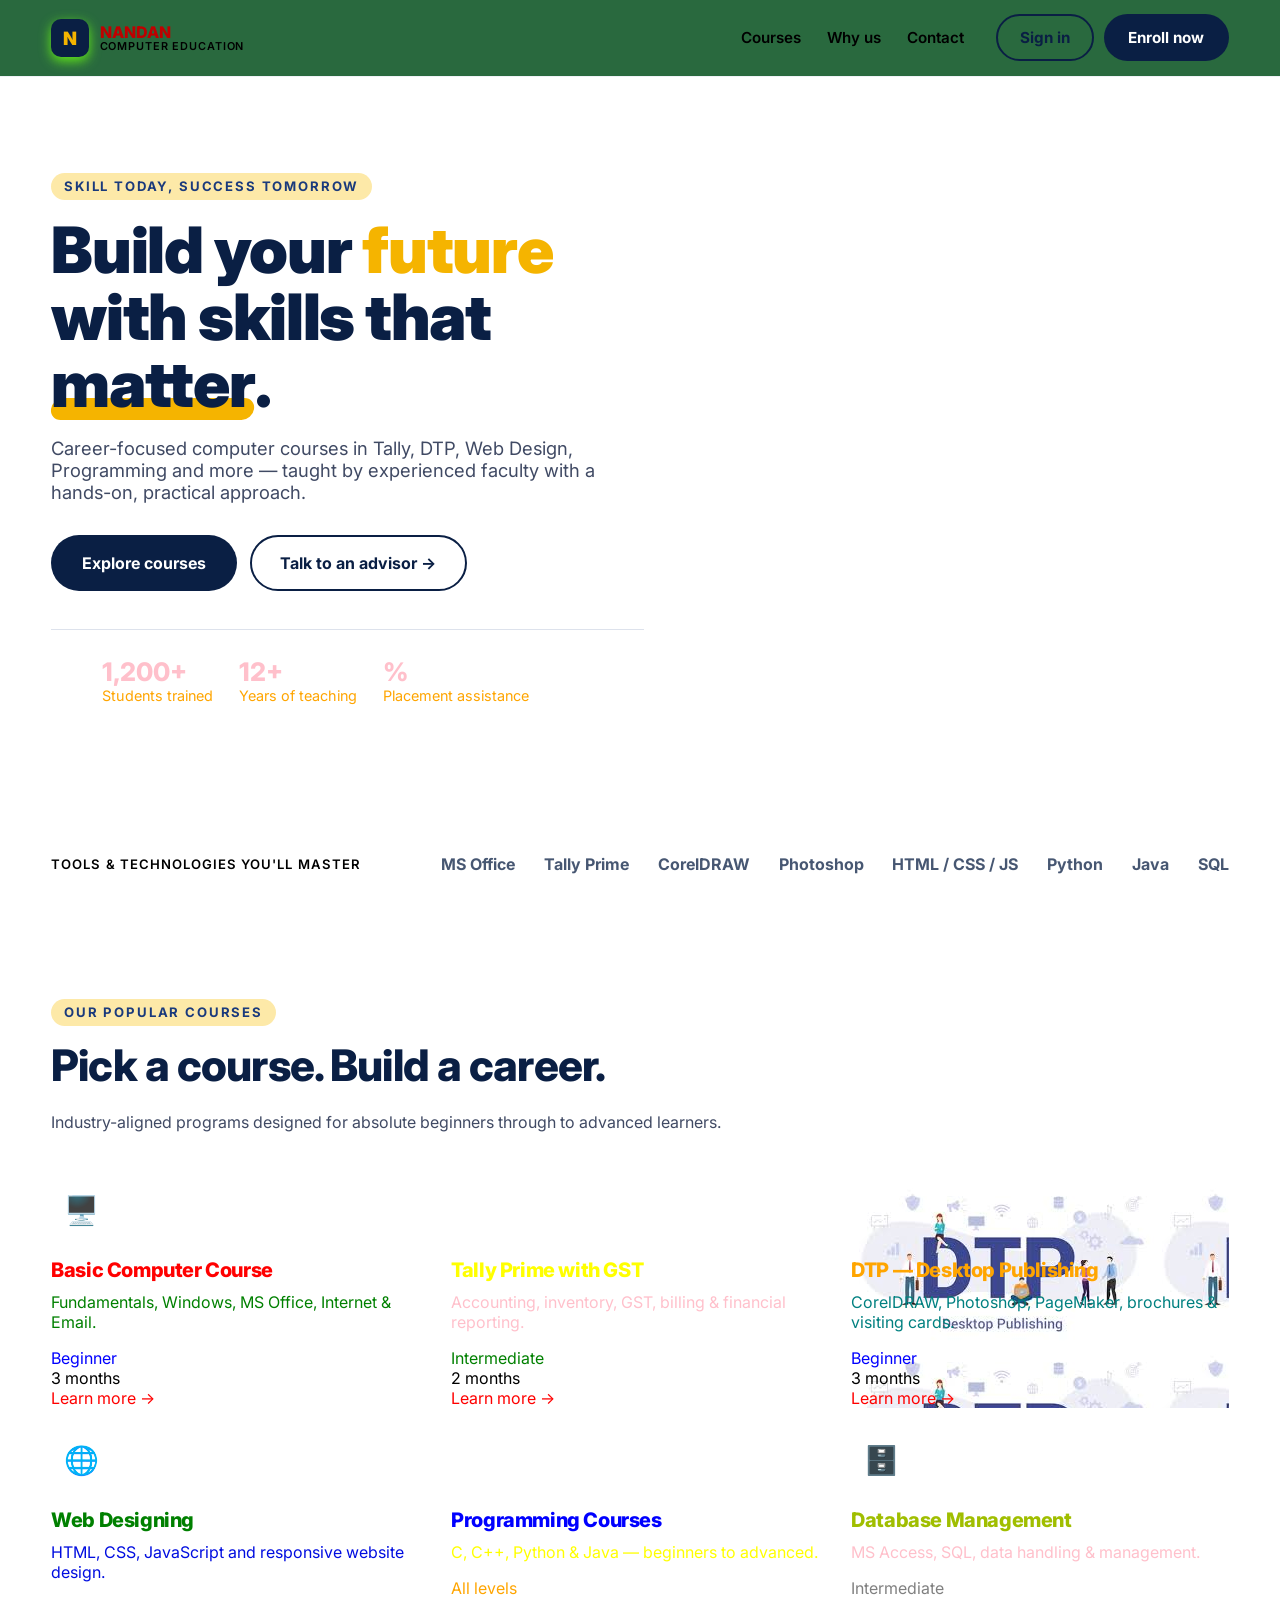
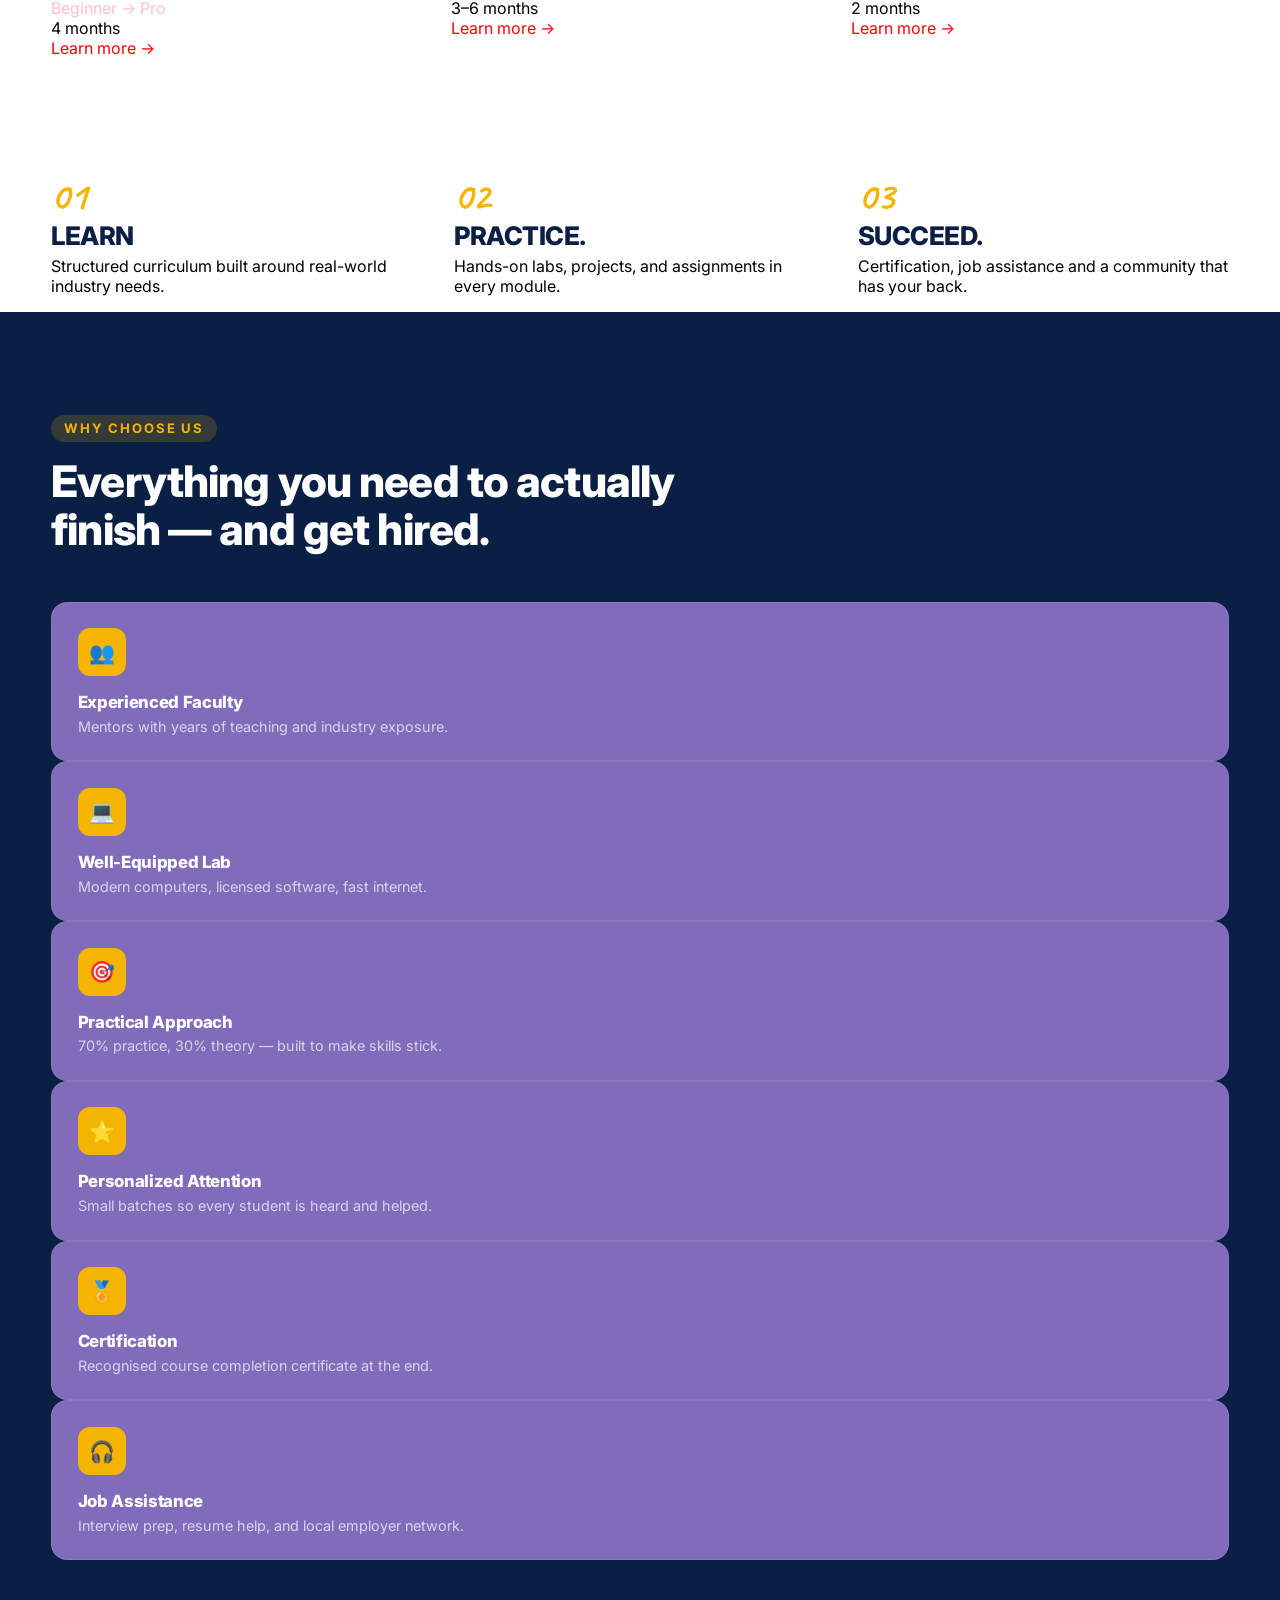
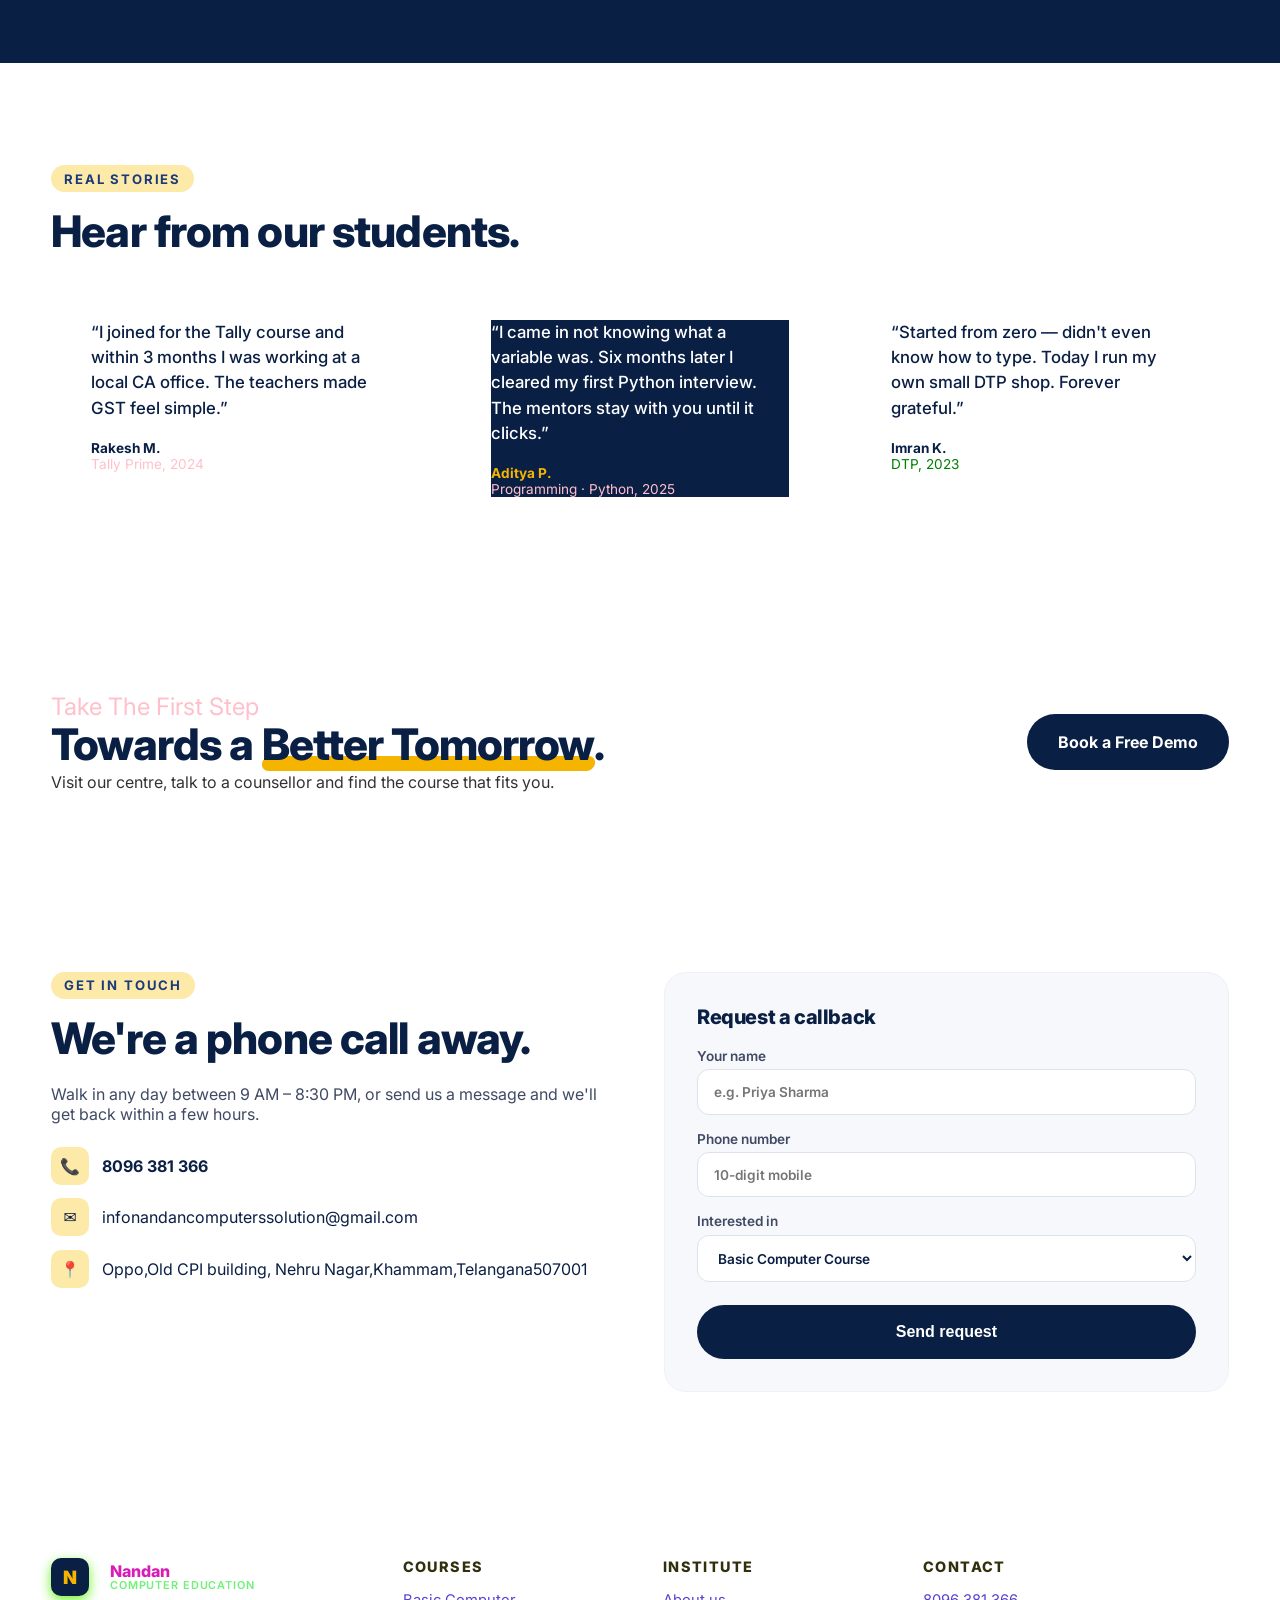
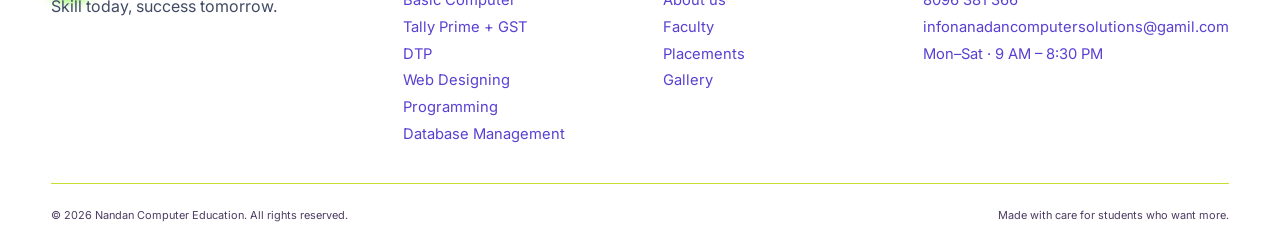
<file: index.html>
<!DOCTYPE html>
<html lang="en">
<head>
  <meta charset="UTF-8" />
  <meta name="viewport" content="width=device-width, initial-scale=1.0" />
  <title>Nandan Computer Education — Skill Today, Success Tomorrow</title>
  <link rel="preconnect" href="https://fonts.googleapis.com" />
  <link rel="preconnect" href="https://fonts.gstatic.com" crossorigin />
  <link href="https://fonts.googleapis.com/css2?family=Inter:wght@400;500;600;700;800;900&family=Caveat:wght@500;700&display=swap" rel="stylesheet" />
  <link rel="stylesheet" href="styles.css" />
</head>
<body >
  
  <!-- Nav -->
  <header class="nav">
    <div class="container nav__inner">
      <a href="#" class="brand">
        <span class="brand__mark">N</span>
        <span class="brand__name"><font color="course__icon--green"><font aria-setsize="30">NANDAN</font></font><small><font color="black">Computer Education</font></small></span>
      </a>
      <nav class="nav__links">
        <a href="#courses"><font color="black">Courses</font></a>
        <a href="#why"><font color="black">Why us</font></a>
        <!--<a href="#faculty"><font color="black">Faculty</font></a>-->
        <a href="#contact"><font color="black">Contact</font></a>
      </nav>
      <div class="nav__cta">
        <a href="#contact" class="btn btn--ghost">Sign in</a>
        <a href="#enroll" class="btn btn--primary">Enroll now</a>
      </div>
      <button class="nav__toggle" aria-label="Menu">
        <span></span><span></span><span></span>
      </button>
    </div>
  </header>

  <!-- Hero -->
  <section class="hero">
    <div class="container hero__grid">
      <div class="hero__copy">
        <span class="eyebrow">Skill today, success tomorrow</span>
        <h1>
          Build your <span class="accent">future</span><br />
          with skills that <span class="underline">matter</span>.
        </h1>
        <p class="lead">
          Career-focused computer courses in Tally, DTP, Web Design, Programming
          and more — taught by experienced faculty with a hands-on, practical approach.
        </p>
        <div class="hero__ctas">
          <a href="#courses" class="btn btn--primary btn--lg">Explore courses</a>
          <a href="#contact" class="btn btn--ghost btn--lg">Talk to an advisor →</a>
        </div>
        <ul class="hero__pills"><span></span><span></span>
          <li><strong><font color="pink">1,200+</font></strong> <font color="orange">Students trained</font></li>
          <li><strong><font color="pink">12+</font></strong> <font color="orange"> Years of teaching</font></li>
          <li><strong><font color="pink">%</font></strong>  <font color="orange">Placement assistance</font></li>
        </ul>
      </div>
  </section>
     <!--<div class="hero__visual">
        <div class="hero__blob"></div>
        <div class="hero__card hero__card--badge">
          <span></span><span></span><span></span>
          <div class="badge">
            <span><font color="sky blue">JOIN TODAY</font></span>
            <strong><font color="sky blue">SHAPE YOUR FUTUR</font></strong>
          </div>
        </div>
        <div class="hero__card hero__card--rating">
          <div class="stars"><font color="yellow">★★★★★</font></div>
          <p>“Best computer institute in town. The faculty really care.”</p>
          <small>— Sneha R., Web Design batch</small>
        </div>
        <div class="hero__photo" aria-hidden="true"></div>
      </div>
    </div>-->


  <!-- Logo strip -->
  <section class="strip">
    <div class="container strip__inner">
      <span><font color="black"> Tools & technologies you'll master</font></span>
      <ul>
        <li>MS Office</li>
        <li>Tally Prime</li>
        <li>CorelDRAW</li>
        <li>Photoshop</li>
        <li>HTML / CSS / JS</li>
        <li>Python</li>
        <li>Java</li>
        <li>SQL</li>
      </ul>
    </div>
  </section>

  <!-- Courses -->
   
  <section class="section" id="courses">
    <div class="container">
      <div class="section__head">
        <span class="eyebrow">Our popular courses</span>
        <h2>Pick a course. Build a career.</h2>
        <p>Industry-aligned programs designed for absolute beginners through to advanced learners.</p>
      </div>

      <div class="course-grid">
         <!-- Course 1 -->
         <article class="course" style="background-image: url('https://img.freepik.com/free-photo/elevated-view-laptop-stationeries-yellow-backdrop_23-2147880496.jpg?semt=ais_hybrid&w=740&q=80');">
         <div class="overlay"></div>
          <div class="course__icon course__icon--blue">🖥️</div>
          <h3><font color="red">Basic Computer Course</font></h3>
          <p><font color="green"><span></span><span></span> Fundamentals, Windows, MS Office, Internet &amp; Email.</font></p>
          <ul class="course__meta">
            <li><font color="blue">Beginner</font><li><font color="black">3 months</font></li>
          </ul>
          <a href="#enroll" class="course__cta"><font color="red">Learn more →</font></a>
        </article>
       
        <!-- Course 2 -->
         <article class="course" style="background-image: url('https://www.theprimestep.com/wp-content/uploads/2024/02/Introduction-to-Tally-GST-and-GST-Module-In-Tally-1024x480.png');">
          <div class="overlay"></div>
          <div class="course__icon course__icon--green">₹</div>
          <h3><font color="yellow">Tally Prime with GST</font></h3>
          <p><font color="pink"><span></span><span></span> Accounting, inventory, GST, billing &amp; financial reporting.</font></p>
          <ul class="course__meta">
          <li><font color="green">Intermediate</font><li><font color="black">2 months</font></li>
          </ul>
          <a href="#enroll" class="course__cta"><font color="red">Learn more →</font></a>
        </article>
        
        <!-- Course 3 -->
          <article class="course" style="background-image: url('[data-uri]');">
           <div class="overlay"></div>
          <div class="course__icon course__icon--yellow">DTP</div>
          <h3><font color="orange">DTP — Desktop Publishing</font></h3>
          <p><font color="teal"><span></span><span></span> CorelDRAW, Photoshop, PageMaker, brochures &amp; visiting cards.</font></p>
          <ul class="course__meta">
            <li><font color="blue">Beginner</font><li><font color="black">3 months</font></li>
          </ul>
          <a href="#enroll" class="course__cta"><font color="red">Learn more →</font></a>
        </article>
        
        <!-- Course 4-->
          <article class="course" style="background-image: url('https://img.magnific.com/premium-photo/web-design-team-work-project-concept-yellow-desk-with-web-design-text-top-view-flat-lay_176814-960.jpg?semt=ais_hybrid&w=740&q=80');">
           <div class="overlay"></div>
          <div class="course__icon course__icon--purple">🌐</div>
          <h3><font color="green">Web Designing</font></h3>
          <p><font color="golden"><span></span><span></span> HTML, CSS, JavaScript and responsive website design.</font></p>
          <ul class="course__meta">
          <li><font color="pink">Beginner → Pro</font><li><font color="black">4 months</font></li>
          </ul>
          <a href="#enroll" class="course__cta"><font color="red">Learn more →</font></a>
        </article>

          <!-- Course 5 -->
          <article class="course" style="background-image: url('https://portal.codewithus.com/images/blogs/1770926773.jpg');">
          <div class="overlay"></div>
          <div class="course__icon course__icon--teal">&lt;/&gt;</div>
          <h3><font color="blue">Programming Courses</font></h3>
          <p> <font color="yellow"><span></span><span></span> C, C++, Python &amp; Java — beginners to advanced.</font></p>
          <ul class="course__meta">
            <li><font color="orange">All levels</font><li><font color="black">3–6 months</font></li>
          </ul>
          <a href="#enroll" class="course__cta"><font color="red">Learn more →</font></a>
        </article>

         <!-- Course 6 -->
         <article class="course" style="background-image: url('https://www.directive.com/images/easyblog_shared/January_2025_Newsletters/1.5/DBMS_387949414_400.jpg');">
          <div class="overlay"></div>
          <div class="course__icon course__icon--pink">🗄️</div>
          <h3><font color="amber">Database Management</font></h3>
          <p> <font color="pink"><span></span><span></span> MS Access, SQL, data handling &amp; management.</font></p>
          <ul class="course__meta">
            <li><font color="grey">Intermediate</font><li><font color="black">2 months</font></li>
          </ul>
          <a href="#enroll" class="course__cta"><font color="red">Learn more →</font></a>
        </article>
    </div>
  </section>

  <!-- Pillars -->
  <section class="pillars">
    <div class="container pillars__grid">
      <div class="pillar">
        <span class="pillar__num">01</span>
        <h3>LEARN </h3>
        <p><font color="black">Structured curriculum built around real-world industry needs.</font></p>
      </div>
      <div class="pillar">
        <span class="pillar__num">02</span>
        <h3>PRACTICE.</h3>
        <p><font color="black">Hands-on labs, projects, and assignments in every module.</font></p>
      </div>
      <div class="pillar">
        <span class="pillar__num">03</span>
        <h3>SUCCEED.</h3>
        <p><font color="black">Certification, job assistance and a community that has your back.</font></p>
      </div>
    </div>
  </section>

  <!-- Why choose us -->
  <section class="section section--dark" id="why">
    <div class="container">
      <div class="section__head section__head--light">
        <span class="eyebrow eyebrow--light">Why choose us</span>
        <h2>Everything you need to actually finish — and get hired.</h2>
      </div>
      <div class="why-grid">
        <div class="why">
          <div class="why__icon">👥</div>
          <h4>Experienced Faculty</h4>
          <p>Mentors with years of teaching and industry exposure.</p>
        </div>
        <div class="why">
          <div class="why__icon">💻</div>
          <h4>Well-Equipped Lab</h4>
          <p>Modern computers, licensed software, fast internet.</p>
        </div>
        <div class="why">
          <div class="why__icon">🎯</div>
          <h4>Practical Approach</h4>
          <p>70% practice, 30% theory — built to make skills stick.</p>
        </div>
        <div class="why">
          <div class="why__icon">⭐</div>
          <h4>Personalized Attention</h4>
          <p>Small batches so every student is heard and helped.</p>
        </div>
        <div class="why">
          <div class="why__icon">🏅</div>
          <h4>Certification</h4>
          <p>Recognised course completion certificate at the end.</p>
        </div>
        <div class="why">
          <div class="why__icon">🎧</div>
          <h4>Job Assistance</h4>
          <p>Interview prep, resume help, and local employer network.</p>
        </div>
      </div>
    </div>
  </section>

  <!-- Testimonials -->
  <section class="section" id="Faculty">
    <div class="container">
      <div class="section__head">
        <span class="eyebrow">Real stories</span>
        <h2>Hear from our students.</h2>
      </div>
      <div class="testimonials">
        <figure class="t-card">
          <blockquote>“I joined for the Tally course and within 3 months I was working at a local CA office. The teachers made GST feel simple.”</blockquote>
          <figcaption><strong>Rakesh M.</strong><span><font color="pink">Tally Prime, 2024</font></span></figcaption>
        </figure>
        <figure class="t-card t-card--accent">
          <blockquote>“I came in not knowing what a variable was. Six months later I cleared my first Python interview. The mentors stay with you until it clicks.”</blockquote>
          <figcaption><strong>Aditya P.</strong><span><font color="pink">Programming · Python, 2025</font></span></figcaption>
        </figure>
        <figure class="t-card">
          <blockquote>“Started from zero — didn't even know how to type. Today I run my own small DTP shop. Forever grateful.”</blockquote>
          <figcaption><strong>Imran K.</strong><span> <font color="green">DTP, 2023</font></span></figcaption>
        </figure>
      </div>
    </div>
  </section>

  <!-- CTA -->
  <section class="cta" id="Enroll">
    <div class="container cta__inner">
      <div>
        <span><font color="pink"> <font size="5">Take The First Step</font></span>
        <h2>Towards a <span class="underline">Better Tomorrow</span>.</h2>
        <p><font color="black">Visit our centre, talk to a counsellor and find the course that fits you.</font></p>
      </div>
      <a href="#contact" class="btn btn--primary btn--lg">Book a Free Demo</a>
    </div>
  </section>

  <!-- Contact -->
  <section class="section" id="contact">
    <div class="container contact__grid">
      <div>
        <span class="eyebrow">Get in touch</span>
        <h2>We're a phone call away.</h2>
        <p>Walk in any day between 9 AM – 8:30 PM, or send us a message and we'll get back within a few hours.</p>
        <ul class="contact__list">
          <li><span>📞</span><a href="tel:8096381366"><strong>8096 381 366</strong></a></li>
          <li><span>✉️</span> infonandancomputerssolution@gmail.com</li>
          <li><span>📍</span> Oppo,Old CPI building, Nehru Nagar,Khammam,Telangana507001</li>
        </ul>
      </div>
      <form class="contact-form" novalidate>
        <h3>Request a callback</h3>
        <label>
          Your name
          <input type="text" name="name" required placeholder="e.g. Priya Sharma" />
        </label>
        <label>
          Phone number
          <input type="tel" name="phone" required placeholder="10-digit mobile" />
        </label>
        <label>
          Interested in
          <select name="course">
            <option>Basic Computer Course</option>
            <option>Tally Prime with GST</option>
            <option>DTP (Desktop Publishing)</option>
            <option>Web Designing</option>
            <option>Programming Courses</option>
            <option>Database Management</option>
          </select>
        </label>
        <button type="submit" class="btn btn--primary btn--lg">Send request</button>
        <p class="form-msg" hidden></p>
      </form>
    </div>
  </section>

  <!-- Footer -->
  <footer class="footer">
    <div class="container footer__grid">
      <div>
        <a href="#" class="brand brand--light">
          <span class="brand__mark">N</span>
          <span></span>
          <span class="brand__name">Nandan<small>Computer Education</small></span>
        </a>
        <p>Skill today, success tomorrow.</p>
      </div>
      <div>
        <h5>Courses</h5>
        <ul>
          <li>Basic Computer</li>
          <li>Tally Prime + GST</li>
          <li>DTP</li>
          <li>Web Designing</li>
          <li>Programming</li>
          <li>Database Management</li>
        </ul>
      </div>
      <div>
        <h5>Institute</h5>
        <ul>
          <li>About us</li>
          <li>Faculty</li>
          <li>Placements</li>
          <li>Gallery</li>
        </ul>
      </div>
      <div>
        <h5>Contact</h5>
        <ul>
          <li>8096 381 366</li>
          <li>infonanadancomputersolutions@gamil.com</li>
          <li>Mon–Sat · 9 AM – 8:30 PM</li>
        </ul>
      </div>
    </div>
    <div class="container footer__bottom">
      <small>© <span id="year"></span> Nandan Computer Education. All rights reserved.</small>
      <small>Made with care for students who want more.</small>
    </div>
  </footer>

  <script src="script.js"></script>
</body>
</html>
</file>
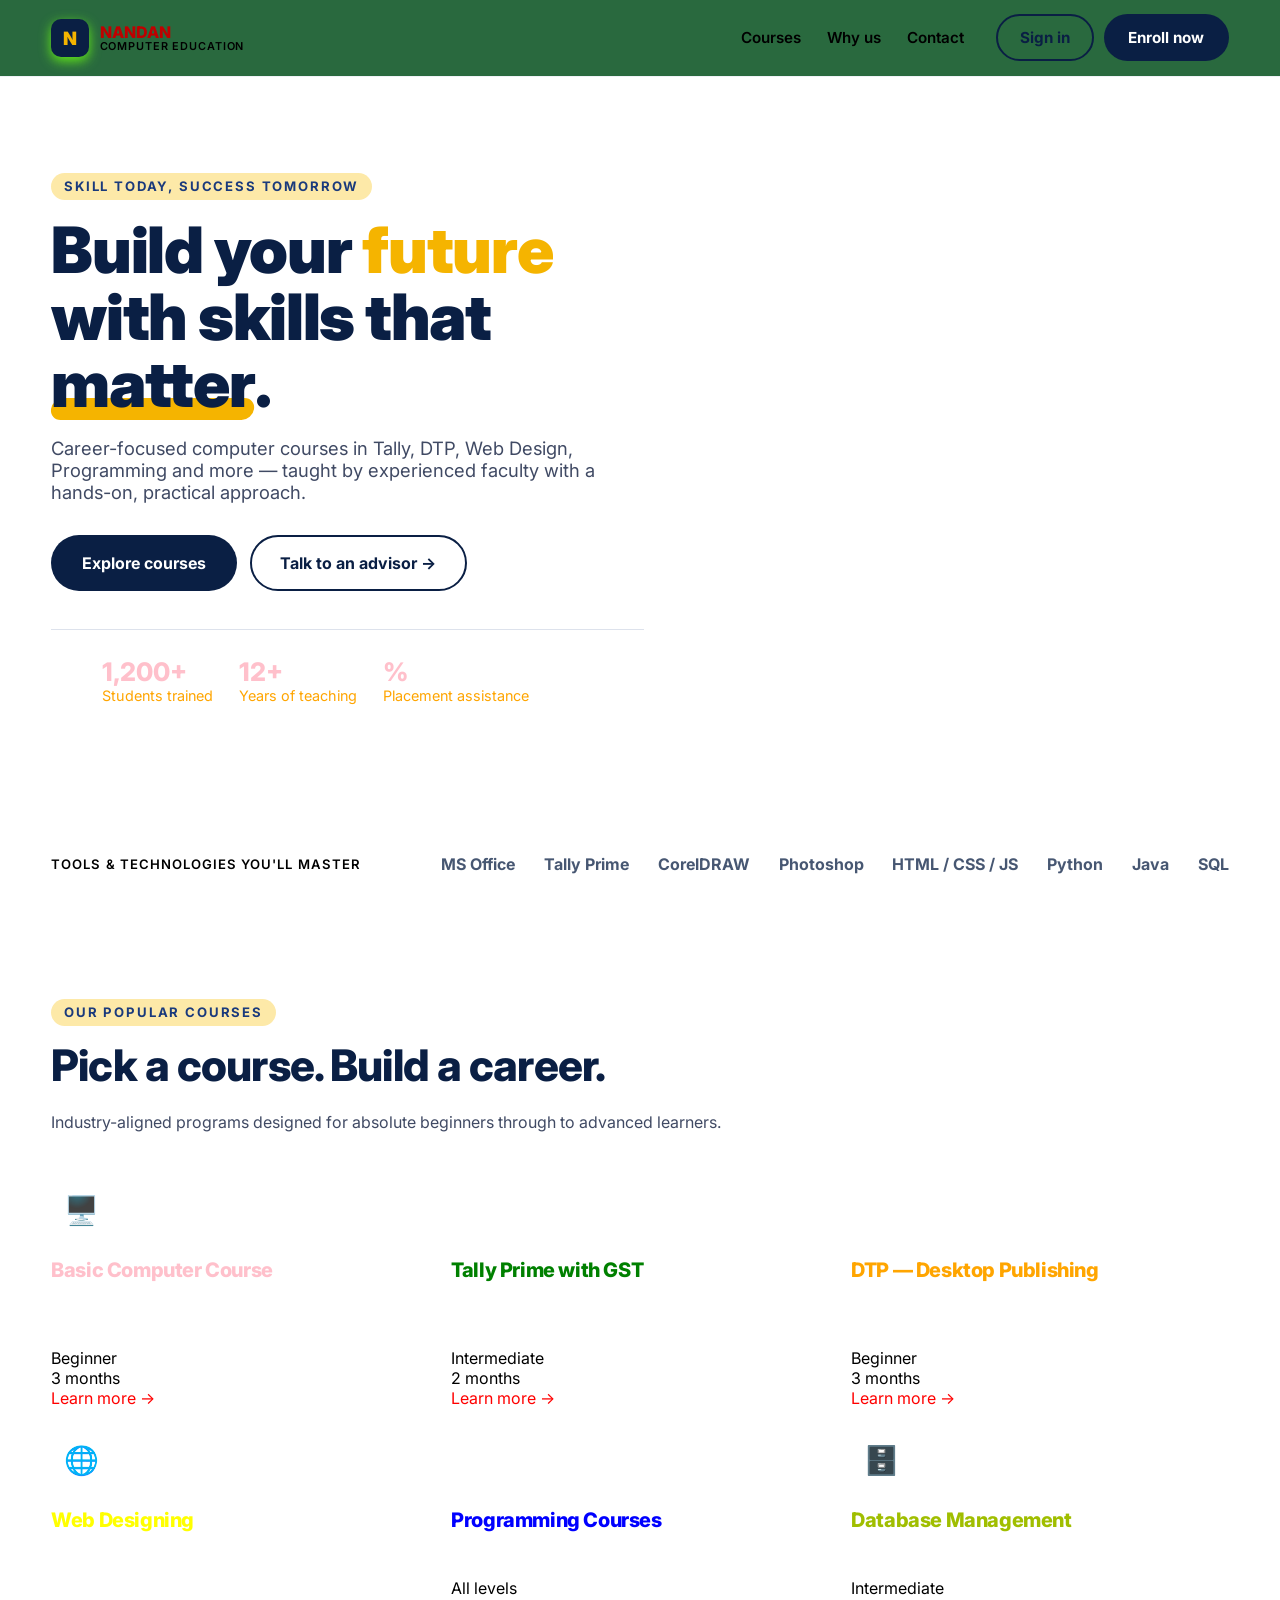
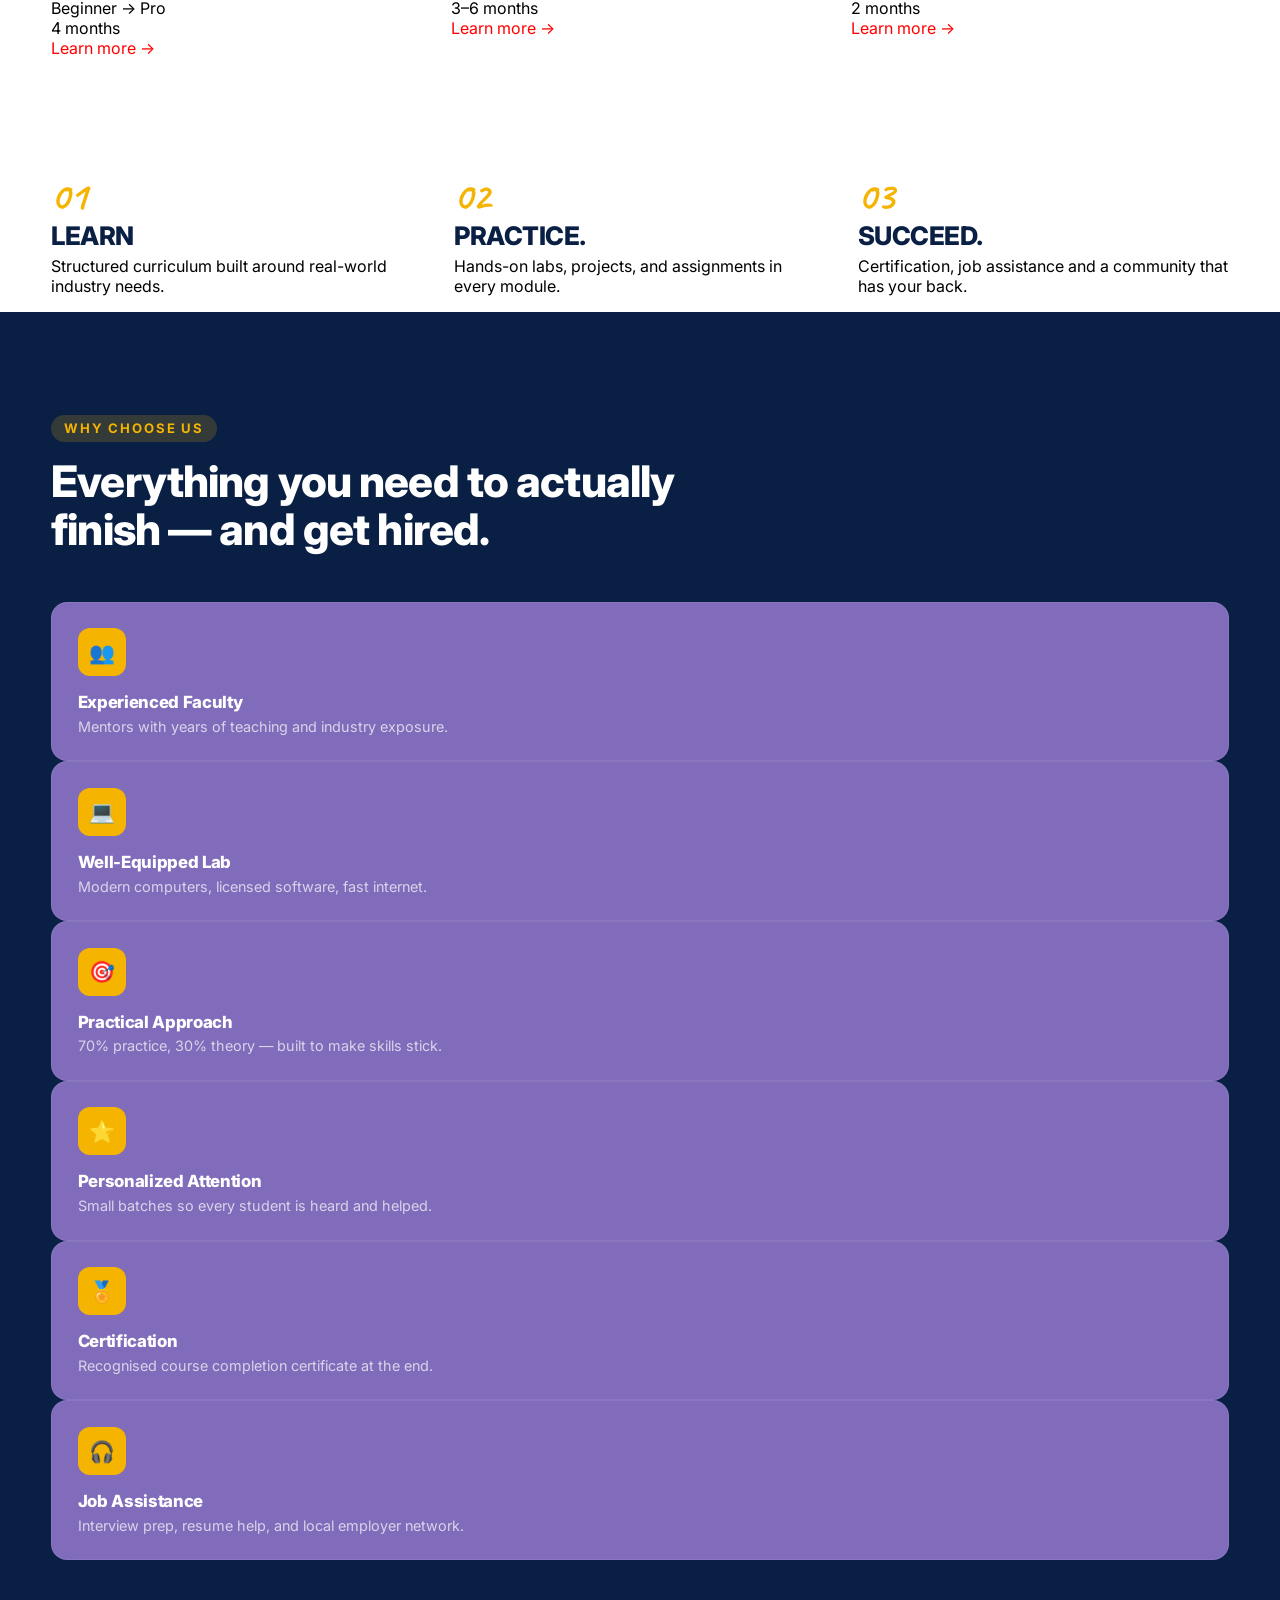
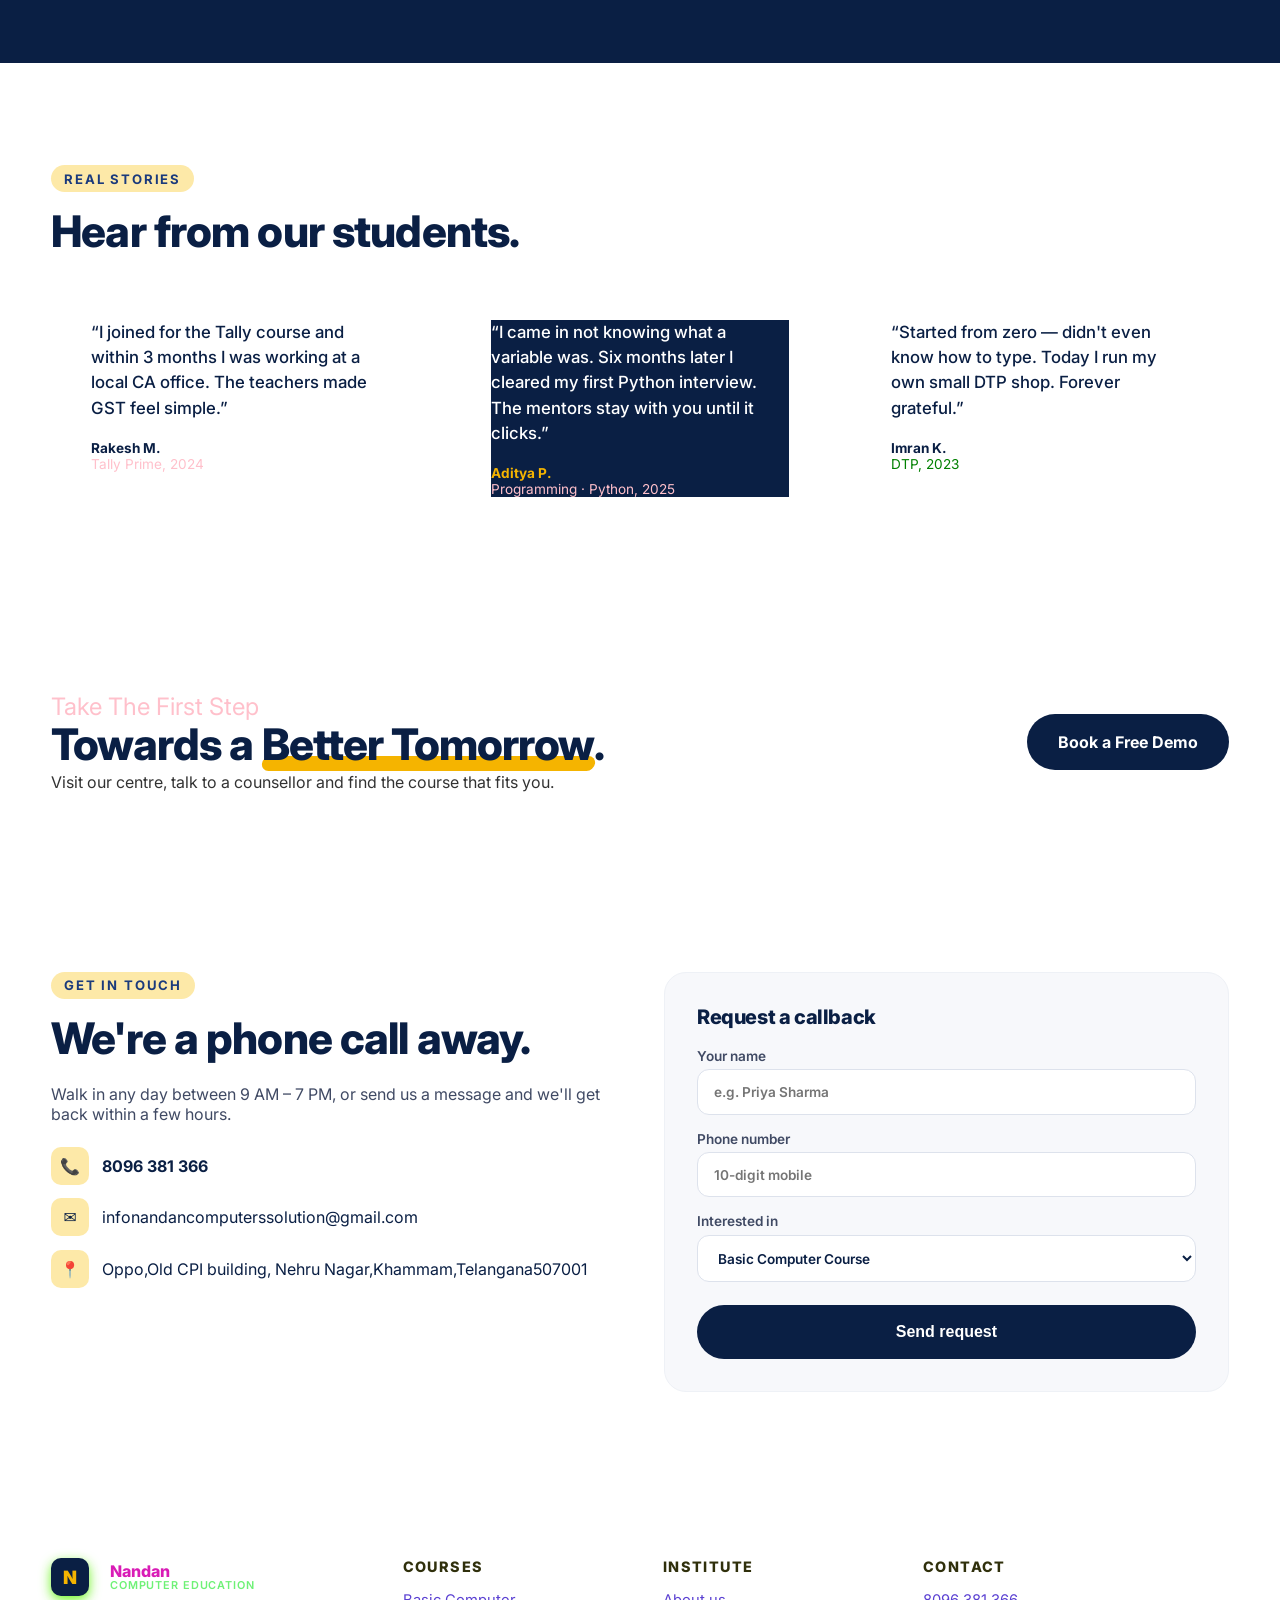
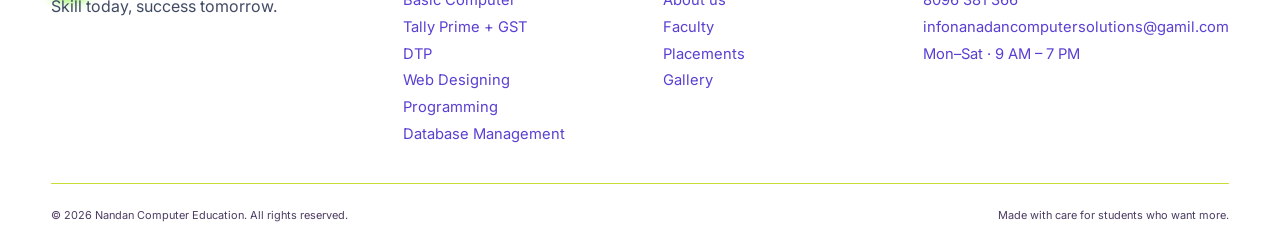
<file: index .html>
<!DOCTYPE html>
<html lang="en">
<head>
  <meta charset="UTF-8" />
  <meta name="viewport" content="width=device-width, initial-scale=1.0" />
  <title>Nandan Computer Education — Skill Today, Success Tomorrow</title>
  <link rel="preconnect" href="https://fonts.googleapis.com" />
  <link rel="preconnect" href="https://fonts.gstatic.com" crossorigin />
  <link href="https://fonts.googleapis.com/css2?family=Inter:wght@400;500;600;700;800;900&family=Caveat:wght@500;700&display=swap" rel="stylesheet" />
  <link rel="stylesheet" href="styles.css" />
</head>
<body >
  <!-- Nav -->
  <header class="nav">
    <div class="container nav__inner">
      <a href="#" class="brand">
        <span class="brand__mark">N</span>
        <span class="brand__name"><font color="course__icon--green"><font aria-setsize="30">NANDAN</font></font><small><font color="black">Computer Education</font></small></span>
      </a>
      <nav class="nav__links">
        <a href="#courses"><font color="black">Courses</font></a>
        <a href="#why"><font color="black">Why us</font></a>
        <!--<a href="#faculty"><font color="black">Faculty</font></a>-->
        <a href="#contact"><font color="black">Contact</font></a>
      </nav>
      <div class="nav__cta">
        <a href="#contact" class="btn btn--ghost">Sign in</a>
        <a href="#enroll" class="btn btn--primary">Enroll now</a>
      </div>
      <button class="nav__toggle" aria-label="Menu">
        <span></span><span></span><span></span>
      </button>
    </div>
  </header>

  <!-- Hero -->
  <section class="hero">
    <div class="container hero__grid">
      <div class="hero__copy">
        <span class="eyebrow">Skill today, success tomorrow</span>
        <h1>
          Build your <span class="accent">future</span><br />
          with skills that <span class="underline">matter</span>.
        </h1>
        <p class="lead">
          Career-focused computer courses in Tally, DTP, Web Design, Programming
          and more — taught by experienced faculty with a hands-on, practical approach.
        </p>
        <div class="hero__ctas">
          <a href="#courses" class="btn btn--primary btn--lg">Explore courses</a>
          <a href="#contact" class="btn btn--ghost btn--lg">Talk to an advisor →</a>
        </div>
        <ul class="hero__pills"><span></span><span></span>
          <li><strong><font color="pink">1,200+</font></strong> <font color="orange">Students trained</font></li>
          <li><strong><font color="pink">12+</font></strong> <font color="orange"> Years of teaching</font></li>
          <li><strong><font color="pink">%</font></strong>  <font color="orange">Placement assistance</font></li>
        </ul>
      </div>

     <!--<div class="hero__visual">
        <div class="hero__blob"></div>
        <div class="hero__card hero__card--badge">
          <span></span><span></span><span></span>
          <div class="badge">
            <span><font color="sky blue">JOIN TODAY</font></span>
            <strong><font color="sky blue">SHAPE YOUR FUTUR</font></strong>
          </div>
        </div>
        <div class="hero__card hero__card--rating">
          <div class="stars"><font color="yellow">★★★★★</font></div>
          <p>“Best computer institute in town. The faculty really care.”</p>
          <small>— Sneha R., Web Design batch</small>
        </div>
        <div class="hero__photo" aria-hidden="true"></div>
      </div>
    </div>-->
  </section>

  <!-- Logo strip -->
  <section class="strip">
    <div class="container strip__inner">
      <span><font color="black"> Tools & technologies you'll master</font></span>
      <ul>
        <li>MS Office</li>
        <li>Tally Prime</li>
        <li>CorelDRAW</li>
        <li>Photoshop</li>
        <li>HTML / CSS / JS</li>
        <li>Python</li>
        <li>Java</li>
        <li>SQL</li>
      </ul>
    </div>
  </section>

  <!-- Courses -->
  <section class="section" id="courses">
    <div class="container">
      <div class="section__head">
        <span class="eyebrow">Our popular courses</span>
        <h2>Pick a course. Build a career.</h2>
        <p>Industry-aligned programs designed for absolute beginners through to advanced learners.</p>
      </div>

      <div class="course-grid">
        <article class="course">
          <div class="course__icon course__icon--blue">🖥️</div>
          <h3><font color="pink">Basic Computer Course</font></h3>
          <p><font color="white"><span></span><span></span> Fundamentals, Windows, MS Office, Internet &amp; Email.</font></p>
          <ul class="course__meta">
            <li>Beginner</li><li>3 months</li>
          </ul>
          <a href="#enroll" class="course__cta"><font color="red">Learn more →</font></a>
        </article>

        <article class="course">
          <div class="course__icon course__icon--green">₹</div>
          <h3><font color="green">Tally Prime with GST</font></h3>
          <p><font color="white"><span></span><span></span> Accounting, inventory, GST, billing &amp; financial reporting.</font></p>
          <ul class="course__meta">
            <li>Intermediate</li><li>2 months</li>
          </ul>
          <a href="#enroll" class="course__cta"><font color="red">Learn more →</font></a>
        </article>

        <article class="course">
          <div class="course__icon course__icon--yellow">DTP</div>
          <h3><font color="orange">DTP — Desktop Publishing</font></h3>
          <p><font color="white"><span></span><span></span> CorelDRAW, Photoshop, PageMaker, brochures &amp; visiting cards.</font></p>
          <ul class="course__meta">
            <li>Beginner</li><li>3 months</li>
          </ul>
          <a href="#enroll" class="course__cta"><font color="red">Learn more →</font></a>
        </article>

        <article class="course">
          <div class="course__icon course__icon--purple">🌐</div>
          <h3><font color="yellow">Web Designing</font></h3>
          <p><font color="white"><span></span><span></span> HTML, CSS, JavaScript and responsive website design.</font></p>
          <ul class="course__meta">
            <li>Beginner → Pro</li><li>4 months</li>
          </ul>
          <a href="#enroll" class="course__cta"><font color="red">Learn more →</font></a>
        </article>

        <article class="course">
          <div class="course__icon course__icon--teal">&lt;/&gt;</div>
          <h3><font color="blue">Programming Courses</font></h3>
          <p> <font color="white"><span></span><span></span> C, C++, Python &amp; Java — beginners to advanced.</font></p>
          <ul class="course__meta">
            <li>All levels</li><li>3–6 months</li>
          </ul>
          <a href="#enroll" class="course__cta"><font color="red">Learn more →</font></a>
        </article>

        <article class="course">
          <div class="course__icon course__icon--pink">🗄️</div>
          <h3><font color="amber">Database Management</font></h3>
          <p> <font color="white"><span></span><span></span> MS Access, SQL, data handling &amp; management.</font></p>
          <ul class="course__meta">
            <li>Intermediate</li><li>2 months</li>
          </ul>
          <a href="#enroll" class="course__cta"><font color="red">Learn more →</font></a>
        </article>
      </div>
    </div>
  </section>

  <!-- Pillars -->
  <section class="pillars">
    <div class="container pillars__grid">
      <div class="pillar">
        <span class="pillar__num">01</span>
        <h3>LEARN </h3>
        <p><font color="black">Structured curriculum built around real-world industry needs.</font></p>
      </div>
      <div class="pillar">
        <span class="pillar__num">02</span>
        <h3>PRACTICE.</h3>
        <p><font color="black">Hands-on labs, projects, and assignments in every module.</font></p>
      </div>
      <div class="pillar">
        <span class="pillar__num">03</span>
        <h3>SUCCEED.</h3>
        <p><font color="black">Certification, job assistance and a community that has your back.</font></p>
      </div>
    </div>
  </section>

  <!-- Why choose us -->
  <section class="section section--dark" id="why">
    <div class="container">
      <div class="section__head section__head--light">
        <span class="eyebrow eyebrow--light">Why choose us</span>
        <h2>Everything you need to actually finish — and get hired.</h2>
      </div>
      <div class="why-grid">
        <div class="why">
          <div class="why__icon">👥</div>
          <h4>Experienced Faculty</h4>
          <p>Mentors with years of teaching and industry exposure.</p>
        </div>
        <div class="why">
          <div class="why__icon">💻</div>
          <h4>Well-Equipped Lab</h4>
          <p>Modern computers, licensed software, fast internet.</p>
        </div>
        <div class="why">
          <div class="why__icon">🎯</div>
          <h4>Practical Approach</h4>
          <p>70% practice, 30% theory — built to make skills stick.</p>
        </div>
        <div class="why">
          <div class="why__icon">⭐</div>
          <h4>Personalized Attention</h4>
          <p>Small batches so every student is heard and helped.</p>
        </div>
        <div class="why">
          <div class="why__icon">🏅</div>
          <h4>Certification</h4>
          <p>Recognised course completion certificate at the end.</p>
        </div>
        <div class="why">
          <div class="why__icon">🎧</div>
          <h4>Job Assistance</h4>
          <p>Interview prep, resume help, and local employer network.</p>
        </div>
      </div>
    </div>
  </section>

  <!-- Testimonials -->
  <section class="section" id="Faculty">
    <div class="container">
      <div class="section__head">
        <span class="eyebrow">Real stories</span>
        <h2>Hear from our students.</h2>
      </div>
      <div class="testimonials">
        <figure class="t-card">
          <blockquote>“I joined for the Tally course and within 3 months I was working at a local CA office. The teachers made GST feel simple.”</blockquote>
          <figcaption><strong>Rakesh M.</strong><span><font color="pink">Tally Prime, 2024</font></span></figcaption>
        </figure>
        <figure class="t-card t-card--accent">
          <blockquote>“I came in not knowing what a variable was. Six months later I cleared my first Python interview. The mentors stay with you until it clicks.”</blockquote>
          <figcaption><strong>Aditya P.</strong><span><font color="pink">Programming · Python, 2025</font></span></figcaption>
        </figure>
        <figure class="t-card">
          <blockquote>“Started from zero — didn't even know how to type. Today I run my own small DTP shop. Forever grateful.”</blockquote>
          <figcaption><strong>Imran K.</strong><span> <font color="green">DTP, 2023</font></span></figcaption>
        </figure>
      </div>
    </div>
  </section>

  <!-- CTA -->
  <section class="cta" id="Enroll">
    <div class="container cta__inner">
      <div>
        <span><font color="pink"> <font size="5">Take The First Step</font></span>
        <h2>Towards a <span class="underline">Better Tomorrow</span>.</h2>
        <p><font color="black">Visit our centre, talk to a counsellor and find the course that fits you.</font></p>
      </div>
      <a href="#contact" class="btn btn--primary btn--lg">Book a Free Demo</a>
    </div>
  </section>

  <!-- Contact -->
  <section class="section" id="contact">
    <div class="container contact__grid">
      <div>
        <span class="eyebrow">Get in touch</span>
        <h2>We're a phone call away.</h2>
        <p>Walk in any day between 9 AM – 7 PM, or send us a message and we'll get back within a few hours.</p>
        <ul class="contact__list">
          <li><span>📞</span><a href="tel:8096381366"><strong>8096 381 366</strong></a></li>
          <li><span>✉️</span> infonandancomputerssolution@gmail.com</li>
          <li><span>📍</span> Oppo,Old CPI building, Nehru Nagar,Khammam,Telangana507001</li>
        </ul>
      </div>
      <form class="contact-form" novalidate>
        <h3>Request a callback</h3>
        <label>
          Your name
          <input type="text" name="name" required placeholder="e.g. Priya Sharma" />
        </label>
        <label>
          Phone number
          <input type="tel" name="phone" required placeholder="10-digit mobile" />
        </label>
        <label>
          Interested in
          <select name="course">
            <option>Basic Computer Course</option>
            <option>Tally Prime with GST</option>
            <option>DTP (Desktop Publishing)</option>
            <option>Web Designing</option>
            <option>Programming Courses</option>
            <option>Database Management</option>
          </select>
        </label>
        <button type="submit" class="btn btn--primary btn--lg">Send request</button>
        <p class="form-msg" hidden></p>
      </form>
    </div>
  </section>

  <!-- Footer -->
  <footer class="footer">
    <div class="container footer__grid">
      <div>
        <a href="#" class="brand brand--light">
          <span class="brand__mark">N</span>
          <span></span>
          <span class="brand__name">Nandan<small>Computer Education</small></span>
        </a>
        <p>Skill today, success tomorrow.</p>
      </div>
      <div>
        <h5>Courses</h5>
        <ul>
          <li>Basic Computer</li>
          <li>Tally Prime + GST</li>
          <li>DTP</li>
          <li>Web Designing</li>
          <li>Programming</li>
          <li>Database Management</li>
        </ul>
      </div>
      <div>
        <h5>Institute</h5>
        <ul>
          <li>About us</li>
          <li>Faculty</li>
          <li>Placements</li>
          <li>Gallery</li>
        </ul>
      </div>
      <div>
        <h5>Contact</h5>
        <ul>
          <li>8096 381 366</li>
          <li>infonanadancomputersolutions@gamil.com</li>
          <li>Mon–Sat · 9 AM – 7 PM</li>
        </ul>
      </div>
    </div>
    <div class="container footer__bottom">
      <small>© <span id="year"></span> Nandan Computer Education. All rights reserved.</small>
      <small>Made with care for students who want more.</small>
    </div>
  </footer>

  <script src="script.js"></script>
</body>
</html>
</file>
<file: styles.css>
/* ---------- Reset & tokens ---------- */
*, *::before, *::after { box-sizing: border-box; }
html { scroll-behavior: smooth; }
body {
  margin: 0;
  font-family: 'Inter', system-ui, -apple-system, Segoe UI, sans-serif;
  
  background-image:none;
  background-size: cover;
  background-repeat: no-repeat;
  background-position: center;
  
}
img { max-width: 100%; display: block; }
ul { list-style: none; padding: 0; margin: 0; }
a { color: inherit; text-decoration: none; }

:root {
  --navy: #0a1f44;
  --navy-2: #0f2c63;
  --navy-soft: #1a3a7c;
  --yellow: #f5b400;
  --yellow-soft: #fde9a8;
  --cream: #fff9eb;
  --gray-50: #f7f8fb;
  --gray-100: #eef1f6;
  --gray-200: #dde2ec;
  --gray-500: #6b7693;
  --gray-700: #404a64;
  --green: #1aa371;
  --teal: #14b8a6;
  --purple: #7c3aed;
  --pink: #ec4899;
  --blue: #2563eb;
  --radius: 16px;
  --shadow-sm: 0 4px 12px rgba(10, 31, 68, 0.06);
  --shadow-md: 0 12px 30px rgba(10, 31, 68, 0.08);
  --shadow-lg: 0 24px 60px rgba(10, 31, 68, 0.14);
}

.container { width: min(1180px, 92%); margin-inline: auto; }

/* ---------- Typography ---------- */
h1, h2, h3, h4, h5 { font-weight: 800; letter-spacing: -0.02em; color: var(--navy); margin: 0 0 .5em; }
h1 { font-size: clamp(2.4rem, 5vw, 4.2rem); line-height: 1.05; font-weight: 900; }
h2 { font-size: clamp(1.8rem, 3.4vw, 2.8rem); line-height: 1.1; }
h3 { font-size: 1.25rem; }
p { margin: 0 0 1em; color: var(--gray-700); }
.lead { font-size: 1.15rem; max-width: 36rem; }

.eyebrow {
  display: inline-block;
  font-size: .82rem;
  font-weight: 700;
  letter-spacing: .14em;
  text-transform: uppercase;
  color: var(--navy-soft);
  background: var(--yellow-soft);
  padding: .35rem .8rem;
  border-radius: 999px;
  margin-bottom: 1rem;
}
.eyebrow--light { background: rgba(245, 180, 0, .18); color: var(--yellow); }
.accent { color: var(--yellow); }
.underline {
  position: relative;
  display: inline-block;
}
.underline::after {
  content: "";
  position: absolute;
  left: 0; right: 0; bottom: -.05em;
  height: .35em;
  background: var(--yellow);
  z-index: -1;
  border-radius: 999px;
  transform: skewX(-8deg);
}
.caveat {
  font-family: 'Caveat', cursive;
  color: var(--yellow);
  font-size: 1.8rem;
  line-height: 1;
  display: inline-block;
  margin-bottom: .25rem;
}

/* ---------- Buttons ---------- */
.btn {
  display: inline-flex;
  align-items: center;
  gap: .5rem;
  border-radius: 999px;
  padding: .75rem 1.4rem;
  font-weight: 700;
  font-size: .95rem;
  cursor: pointer;
  border: 2px solid transparent;
  transition: transform .15s ease, box-shadow .2s ease, background .2s ease, color .2s ease;
}
.btn--lg { padding: 1rem 1.8rem; font-size: 1rem; }
.btn--primary {
  background: var(--navy);
  color: #fff;
}
.btn--primary:hover { background: var(--navy-2); transform: translateY(-2px); box-shadow: var(--shadow-md); }
.btn--ghost {
  background: transparent;
  color: var(--navy);
  border-color: var(--navy);
}
.btn--ghost:hover { background: var(--navy); color: #fff; }

/* ---------- Nav ---------- */
.nav {
  position: sticky;
  top: 0;
  z-index: 50;
  background: rgba(4, 79, 29, 0.85);
  backdrop-filter: saturate(180%) blur(12px);
  border-bottom: 1px solid var(--gray-100);
}
.nav__inner {
  display: flex;
  align-items: center;
  gap: 2rem;
  padding: .9rem 0;
}
.brand {
  display: flex;
  align-items: center;
  gap: .65rem;
  font-weight: 800;
  color: var(--navy);
}
.brand__mark {
  width: 38px; height: 38px;
  display: grid; place-items: center;
  background: var(--navy);
  color: var(--yellow);
  border-radius: 10px;
  font-weight: 900;
  font-size: 1.15rem;
  box-shadow: 0 4px 12px rgba(102, 243, 21, 0.932);
}
.brand__name { display: flex; flex-direction: column; line-height: 1.05; }
.brand__name small {
  font-size: .68rem;
  font-weight: 600;
  letter-spacing: .08em;
  text-transform: uppercase;
  color: var(--gray-500);
}
.brand--light { color: #d91cb6; }
.brand--light .brand__name small { color: rgba(13, 232, 27, 0.6); }

.nav__links {
  display: flex;
  gap: 1.6rem;
  margin-left: auto;
  font-weight: 600;
  font-size: .95rem;
}
.nav__links a { color: var(--gray-700); transition: color .2s; }
.nav__links a:hover { color: var(--navy); }
.nav__cta { display: flex; gap: .6rem; }

.nav__toggle { display: none; background: none; border: 0; padding: 8px; cursor: pointer; }
.nav__toggle span {
  display: block; width: 22px; height: 2px; background: var(--navy); margin: 4px 0;
  border-radius: 2px; transition: transform .25s;
}

/* ---------- Hero ---------- */
.hero {
  background-image: url('https://plus.unsplash.com/premium_photo-1683887034491-f58b4c4fca72?fm=jpg&q=60&w=3000&auto=format&fit=crop&ixlib=rb-4.1.0&ixid=M3wxMjA3fDB8MHxzZWFyY2h8MXx8c3R1ZGVudHN8ZW58MHx8MHx8fDA%3D');
  background-position: center;
  background-size: cover;
  background-repeat: no-repeat;
   position :relative;
  padding: clamp(3rem, 8vw, 6rem) 0 clamp(6rem, 10vw, 8rem);
  /*background:
    radial-gradient(1200px 600px at 90% -10%, var(--yellow-soft), transparent 60%),
    radial-gradient(900px 500px at -10% 30%, #adda28, transparent 60%),
    #2bed8f;*/
    overflow: visible;
  
}
.hero__grid {
  display: grid;
  grid-template-columns: 1.05fr .95fr;
  gap: 3rem;
  align-items: center;
}
.hero__copy h1 { margin-bottom: 1.2rem; }
.hero__ctas {
  display: flex;
  flex-wrap: wrap;
  gap: .8rem;
  margin: 2rem 0 2.4rem;
}
.hero__pills {
  display: flex;
  flex-wrap: wrap;
  gap: 1.6rem;
  padding-top: 1.6rem;
  border-top: 1px solid var(--gray-200);
}
.hero__pills li {
  font-size: .9rem;
  color: var(--gray-500);
  display: flex;
  flex-direction: column;
}
.hero__pills strong {
  font-size: 1.6rem;
  color: var(--navy);
  font-weight: 800;
}

/*.hero__visual { position: relative; min-height: 460px; }
.hero__blob {
  position: absolute;
  inset: 0;
  background: var(--navy);
  border-radius: 36% 64% 60% 40% / 50% 38% 62% 50%;
  transform: rotate(-6deg);
  box-shadow: var(--shadow-lg);
}
.hero__photo {
  position: absolute;
  inset: 8% 4% 6% 12%;
  border-radius: 30px;
  background:
    linear-gradient(135deg, rgba(10, 68, 24, 0.05), rgba(68, 45, 10, 0)),
    radial-gradient(circle at 30% 30%, #ffe8a8, transparent 55%),
    linear-gradient(160deg, #b8edff 0%, #ff6eca 40%, #2aa369 100%);
  filter: saturate(115%);
  box-shadow: var(--shadow-lg), inset 0 0 0 6px rgba(255,255,255,.18);
}
.hero__photo::before, .hero__photo::after {
  content: ""; position: absolute; border-radius: 50%;
}
.hero__photo::before {
  width: 38%; height: 38%; left: 31%; top: 14%;
  background: radial-gradient(circle at 50% 40%, #63dc63, #d16a1b 70%);
  box-shadow: 0 12px 26px rgba(0,0,0,.18);
}
.hero__photo::after {
  width: 76%; height: 52%; left: 12%; bottom: -6%;
  background: linear-gradient(160deg, #2a4fa3, #18307a);
  border-radius: 60% 60% 30% 30% / 80% 80% 20% 20%;
}

.hero__card {
  position: absolute;
  background: #fff;
  border-radius: var(--radius);
  padding: 1rem 1.1rem;
  box-shadow: var(--shadow-md);
  z-index: 2;
}
.hero__card--rating { left: -4%; bottom: 8%; max-width: 250px; }
.hero__card--rating .stars { color: var(--yellow); letter-spacing: 2px; margin-bottom: .35rem; }
.hero__card--rating p { font-size: .85rem; margin: 0 0 .35rem; color: var(--navy); font-weight: 500; }
.hero__card--rating small { color: var(--gray-500); font-size: .75rem; }

.hero__card--badge {
  right: -2%; top: 6%;
  background: var(--yellow);
  border-radius: 50%;
  width: 130px; height: 130px;
  display: grid; place-items: center;
  text-align: center;
  transform: rotate(-8deg);
}
.badge { display: flex; flex-direction: column; padding: 0 .6rem; }
.badge span { font-size: .68rem; font-weight: 700; letter-spacing: .18em; color: var(--navy); }
.badge strong { font-size: .9rem; color: var(--navy); line-height: 1.1; margin-top: .2rem; }*/

/* ---------- Logo strip ---------- */
.strip {
 /* background: var(--gold-50);*/
  padding: 1.4rem 0;
  border-top: 1px solid var(--gray-400);
  background-image: url(https://static.vecteezy.com/system/resources/thumbnails/022/536/549/small/modern-banner-background-colorful-blue-and-purple-gradations-circles-eps-10-free-vector.jpg);
  background-repeat: no-repeat;
  background-size: cover;
  background-position: center;
  /*border-bottom: 1px solid var(--gray-200);*/
}
.strip__inner {
  display: flex;
  align-items: center;
  justify-content: space-between;
  gap: 2rem;
  flex-wrap: wrap;
}
.strip__inner > span {
  font-size: .82rem;
  color: var(--gray-500);
  font-weight: 600;
  letter-spacing: .08em;
  text-transform: uppercase;
}
.strip__inner ul {
  display: flex;
  flex-wrap: wrap;
  gap: 1.8rem;
}
.strip__inner li {
  color: var(--navy);
  font-weight: 700;
  font-size: 1rem;
  opacity: .75;
}

/* ---------- Sections ---------- */

.section { padding: clamp(4rem, 8vw, 7rem) 0; }
.section--dark { background: var(--navy); color: #19e720; }
.section--dark h2, .section--dark h3, .section--dark h4 { color: #fff; }
.section--dark p { color: rgba(255,255,255,.7); }
.section__head { max-width: 720px; margin-bottom: 3rem; }
.section__head--light p { color: rgba(255,255,255,.7); }

/* ---------- Courses ---------- */
.course-grid {
  display: grid;
  grid-template-columns: repeat(auto-fill, minmax(280px, 1fr));
  gap: 1.4rem;
}
.course {
  course-grid {
  display: grid;
  grid-template-columns: repeat(auto-fit, minmax(280px, 1fr));
  gap: 25px;
}

/* COURSE CARD */
.course {
  position: relative;
  overflow: hidden;
  border-radius: 20px;
  min-height: 360px;

  background-size: cover;
  background-position: center;

  display: flex;
  align-items: center;

  transition: 0.4s ease;
}

/* DARK OVERLAY */
.overlay {
  position: absolute;
  inset: 0;
  }

/* CONTENT */
.course-content {
  position: relative;
  z-index: 2;
  padding: 25px;
  color: white;
}

/* HOVER EFFECT */
.course:hover {
  transform: translateY(-10px) scale(1.02);
}

/* ICON */
.course__icon {
  width: 60px;
  height: 60px;
  border-radius: 14px;

  display: flex;
  align-items: center;
  justify-content: center;

  margin-bottom: 18px;
  font-size: 28px;
  color: white;
}
}

 /*background-image: url(https://cdn.pixabay.com/photo/2017/10/31/19/05/web-design-2906159_1280.jpg);
  background-position: center;
  background-repeat: no-repeat;
  background-size: cover;


  /*background: #fff;
  border: 1px solid var(--gray-100);
  border-radius: var(--radius);
  padding: 1.6rem;
  transition: transform .25s ease, box-shadow .25s ease, border-color .25s;
  display: flex;*/
 /* flex-direction: column;
}
.course:hover {
  transform: translateY(-6px);
  box-shadow: var(--shadow-md);
  border-color: var(--gray-200);
}
.course__icon {
  width: 56px; height: 56px;
  border-radius: 14px;
  display: grid; place-items: center;
  font-size: 1.4rem;
  font-weight: 800;
  color: #fff;
  margin-bottom: 1.2rem;
}
.course__icon--blue   { background: var(--blue); }
.course__icon--green  { background: var(--green); }
.course__icon--yellow { background: var(--yellow); color: var(--navy); }
.course__icon--purple { background: var(--purple); }
.course__icon--teal   { background: var(--teal); }
.course__icon--pink   { background: var(--pink); }


.course h3 { margin-bottom: .4rem; }
.course p { font-size: .95rem; margin-bottom: 1.2rem; }
.course__meta {
  display: flex;
  gap: .5rem;
  flex-wrap: wrap;
  margin-bottom: 1.2rem;
}
.course__meta li {
  font-size: .75rem;
  background: var(--gray-50);
  color: var(--gray-700);
  padding: .3rem .65rem;
  border-radius: 999px;
  font-weight: 600;
}
.course__cta {
  margin-top: auto;
  color: var(--navy);
  font-weight: 700;
  font-size: .9rem;
  align-self: flex-start;
  border-bottom: 2px solid transparent;
  padding-bottom: 2px;
  transition: border-color .2s, color .2s;
}
.course__cta:hover { border-color: var(--yellow); color: var(--navy-2); }*/

/* ---------- Pillars ---------- */
.pillars {
  background-image: url('https://www.shutterstock.com/image-vector/bright-background-geometric-texture-design-260nw-1995793991.jpg');
  background-position: center;
  background-size: cover;
  background-repeat: no-repeat;
  /*background: var(--cream);
  padding: clamp(3rem, 6vw, 5rem) 0;
  border-top: 1px solid var(--gray-100);
  border-bottom: 1px solid var(--gray-100);*/
}
.pillars__grid {
  display: grid;
  grid-template-columns: repeat(auto-fit, minmax(240px, 1fr));
  gap: 2rem;
}
.pillar { padding: 1rem 0; }
.pillar__num {
  display: inline-block;
  font-family: 'Caveat', cursive;
  font-size: 2.5rem;
  color: var(--yellow);
  font-weight: 700;
  line-height: 1;
  margin-bottom: .25rem;
}
.pillar h3 { font-size: 1.6rem; margin-bottom: .3rem; }
.pillar p { color: var(--gray-700); margin: 0; }

/* ---------- Why grid ---------- */
.why-grid {
 /* display: grid;
  grid-template-columns: repeat(auto-fill, minmax(240px, 1fr));
  gap: 1.2rem;*/
  background-image: url(https://wallpapers.com/images/hd/website-background-a6wbhti5rhqieecp.jpg);
  background-size: cover;
  background-repeat: no-repeat;
  background-position: center;

}
.why {
  background: rgba(133, 111, 190, 0.968);
  border: 1px solid rgba(255,255,255,.08);
  border-radius: var(--radius);
  padding: 1.6rem;
  transition: background .2s, transform .2s;
}
.why:hover { background: rgba(227, 34, 34, 0.845); transform: translateY(-3px); }
.why__icon {
  width: 48px; height: 48px;
  display: grid; place-items: center;
  background: var(--yellow);
  color: var(--navy);
  border-radius: 12px;
  font-size: 1.3rem;
  margin-bottom: 1rem;
}
.why h4 { font-size: 1.05rem; margin-bottom: .35rem; }
.why p { font-size: .9rem; margin: 0; }

/* ---------- Testimonials ---------- */
.testimonials {
  background-image: url(https://img.freepik.com/premium-vector/blue-shapes-simple-wallpaper-background-free-vector_561408-827.jpg);
  background-size: cover;
  background-repeat: no-repeat;
  background-position: center;
  display: grid;
  grid-template-columns: repeat(auto-fit, minmax(280px, 1fr));
  gap: 1.4rem;
}
/*.t-card {
  margin: 0;
  background: var(--gray-50);
  border-radius: var(--radius);
  padding: 1.8rem;
  border: 1px solid var(--gray-100);
}*/
.t-card blockquote {
  margin: 0 0 1.2rem;
  font-size: 1.05rem;
  font-weight: 500;
  color: var(--navy);
  line-height: 1.5;
}
.t-card figcaption { display: flex; flex-direction: column; font-size: .85rem; }
.t-card figcaption strong { color: var(--navy); font-weight: 700; }
.t-card figcaption span { color: var(--gray-500); }
.t-card.t-card--accent { background: var(--navy); color: #fff; }
.t-card.t-card--accent blockquote { color: #fff; }
.t-card.t-card--accent figcaption strong { color: var(--yellow); }
.t-card.t-card--accent figcaption span { color: rgba(255,255,255,.7); }

/* ---------- CTA banner ---------- */
.cta {
  /*background: linear-gradient(120deg, var(--yellow) 0%, #ffd24d 100%);*/
  padding: clamp(3rem, 6vw, 5rem) 0;
  background-image: url(https://data1.ibtimes.co.in/en/full/631669/apple-macbook-res-safari-res-safari-shutdown.jpg);
  background-position: center;
  background-size: cover;
  background-repeat: no-repeat;
  
}
.cta__inner {
  display: flex;
  align-items: center;
  justify-content: space-between;
  gap: 2rem;
  flex-wrap: wrap;
}
.cta h2 { margin-bottom: .2rem; }
.cta p { color: var(--navy); opacity: .8; margin: 0; }

/* ---------- Contact ---------- */
.contact__grid {
   background-image: url(https://img.freepik.com/premium-photo/retro-red-telephone-background_488220-16432.jpg);
  background-position: center;
  background-repeat: no-repeat;
  background-size: cover;
  display: grid;
  grid-template-columns: 1fr 1fr;
  gap: 3rem;
  align-items: start;
}
.contact__list { margin-top: 1.4rem; display: flex; flex-direction: column; gap: .85rem; }
.contact__list li {
  display: flex;
  align-items: center;
  gap: .8rem;
  color: var(--navy);
  font-size: 1rem;
}
.contact__list li span {
 
 width: 38px; height: 38px;
  display: grid; place-items: center;
  background: var(--yellow-soft);
  border-radius: 10px;
  font-size: 1rem;
}
.contact-form {
  background: var(--gray-50);
  border: 1px solid var(--gray-100);
  border-radius: 22px;
  padding: 2rem;
  display: flex;
  flex-direction: column;
  gap: 1rem;
}
.contact-form h3 { margin-bottom: .2rem; }
.contact-form label {
  display: flex;
  flex-direction: column;
  font-weight: 600;
  font-size: .85rem;
  color: var(--gray-700);
  gap: .35rem;
}
.contact-form input,
.contact-form select {
  font: inherit;
  padding: .85rem 1rem;
  border-radius: 12px;
  border: 1px solid var(--gray-200);
  background: #fff;
  color: var(--navy);
  transition: border-color .2s, box-shadow .2s;
}
.contact-form input:focus,
.contact-form select:focus {
  outline: none;
  border-color: var(--navy);
  box-shadow: 0 0 0 4px rgba(10,31,68,.08);
}
.contact-form button { margin-top: .4rem; justify-content: center; }
.form-msg {
  margin: 0;
  padding: .85rem 1rem;
  border-radius: 10px;
  background: #e7f8ef;
  color: #0f7a4c;
  font-size: .9rem;
  font-weight: 600;
}

/* ---------- Footer ---------- */
.footer {
  /*background: var(--navy);
  color: rgba(235, 23, 136, 0.75);*/
  background-image:url(https://wallpapers.com/images/hd/professional-background-4b31fgiuezafrguu.jpg);
  background-repeat:no-repeat;
  background-position:center;
  background-size:cover;
  padding:4rem 0 1.5rem;
}
.footer__grid {
  display: grid;
  grid-template-columns: 1.4fr 1fr 1fr 1fr;
  gap: 2rem;
  padding-bottom: 2.5rem;
  border-bottom: 1px solid rgba(194, 219, 28, 0.895);
}
.footer h5 {
  color: #30300c;
  font-size: .9rem;
  letter-spacing: .1em;
  text-transform: uppercase;
  margin-bottom: 1rem;
}
.footer ul { display: flex; flex-direction: column; gap: .55rem; font-size: .92rem; }
.footer ul li { color: rgba(48, 15, 198, 0.795); }
.footer__bottom {
  display: flex;
  justify-content: space-between;
  padding-top: 1.5rem;
  gap: 1rem;
  flex-wrap: wrap;
  font-size: .82rem;
  color: rgba(61, 42, 84, 0.922);
}

/* ---------- Responsive ---------- */
@media (max-width: 960px) {
  .hero__grid { grid-template-columns: 1fr; }
  .hero__visual { min-height: 380px; order: -1; }
  .nav__inner { flex-wrap: wrap; }
  .brand { order: 0; }
  .nav__links, .nav__cta { display: none; order: 3; }
  .nav__cta { order: 4; }
  .nav__toggle {
    display: inline-flex;
    flex-direction: column;
    margin-left: auto;
    order: 1;
  }
  .nav.open .nav__links,
  .nav.open .nav__cta {
    display: flex;
    width: 100%;
    padding: 1rem 0 0;
  }
  .nav.open .nav__links {
    flex-direction: column;
    gap: 1rem;
    border-top: 1px solid var(--gray-100);
    margin-top: .8rem;
    padding-top: 1rem;
  }
  .nav.open .nav__cta {
    gap: .6rem;
    padding-bottom: .4rem;
  }
  .nav.open .nav__cta .btn { flex: 1; justify-content: center; }
  .contact__grid { grid-template-columns: 1fr; gap: 2rem; }
  .footer__grid { grid-template-columns: 1fr 1fr; }
}
@media (max-width: 560px) {
  .hero__card--badge { width: 100px; height: 100px; top: 2%; right: 4%; }
  .hero__card--rating { left: 0; bottom: 2%; max-width: 220px; }
  .cta__inner { flex-direction: column; align-items: flex-start; }
  .footer__grid { grid-template-columns: 1fr; }
}

/* ---------- Animations ---------- */
.reveal { opacity: 0; transform: translateY(24px); transition: opacity .7s ease, transform .7s ease; }
.reveal.visible { opacity: 1; transform: none; }
</file>
